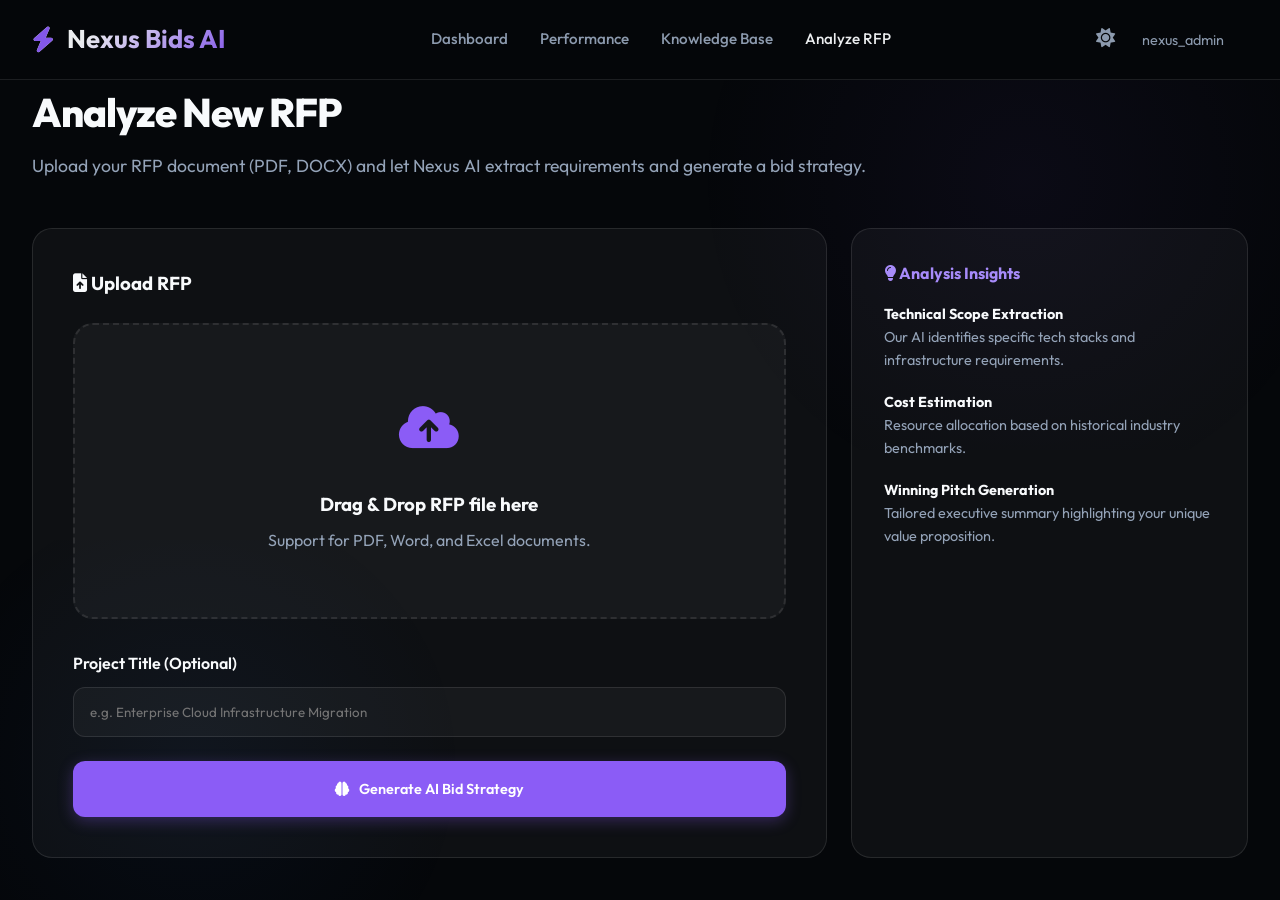
<file: frontend/analyze.html>
<!DOCTYPE html>
<html lang="en">
<head>
    <meta charset="UTF-8">
    <meta name="viewport" content="width=device-width, initial-scale=1.0">
    <title>Nexus Bids AI | Analyze RFP</title>
    <link rel="stylesheet" href="style.css">
    <link rel="stylesheet" href="https://cdnjs.cloudflare.com/ajax/libs/font-awesome/6.4.0/css/all.min.css">
    <style>
        .upload-zone {
            border: 2px dashed var(--border);
            border-radius: 20px;
            padding: 4rem 2rem;
            text-align: center;
            transition: all 0.3s ease;
            background: var(--surface);
            cursor: pointer;
            margin-bottom: 2rem;
        }
        .upload-zone:hover, .upload-zone.dragover {
            border-color: var(--primary);
            background: var(--surface-hover);
            transform: scale(1.01);
        }
        .upload-icon {
            font-size: 3rem;
            color: var(--primary);
            margin-bottom: 1.5rem;
        }
        .file-list {
            margin-bottom: 2rem;
        }
        .file-item {
            display: flex;
            align-items: center;
            padding: 1rem;
            background: var(--surface);
            border-radius: 12px;
            margin-bottom: 0.8rem;
            border: 1px solid var(--border);
        }
    </style>
</head>
<body>
    <header>
        <div class="container" style="display: flex; justify-content: space-between; align-items: center; width: 100%;">
            <a href="index.html" class="logo">
                <i class="fas fa-bolt"></i> Nexus Bids AI
            </a>
            <nav>
                <a href="index.html">Dashboard</a>
                <a href="dashboard.html">Performance</a>
                <a href="knowledge.html">Knowledge Base</a>
                <a href="analyze.html" class="active">Analyze RFP</a>
            </nav>
            <div class="user-action">
                <button id="theme-toggle" class="theme-toggle"></button>
                <span style="color: var(--text-muted); margin-right: 1.5rem; font-size: 0.9rem;">nexus_admin</span>
            </div>
        </div>
    </header>

    <main class="container">
        <div class="page-header animate-fadeIn" style="animation-delay: 0.1s;">
            <div class="page-title">
                <h1>Analyze New RFP</h1>
                <p>Upload your RFP document (PDF, DOCX) and let Nexus AI extract requirements and generate a bid strategy.</p>
            </div>
        </div>

        <div class="grid animate-fadeIn" style="grid-template-columns: 2fr 1fr; animation-delay: 0.2s;">
            <div class="analysis-card" style="background: var(--surface); border: 1px solid var(--border); border-radius: 20px; padding: 2.5rem;">
                <h3 style="margin-bottom: 1.5rem;"><i class="fas fa-file-upload"></i> Upload RFP</h3>
                
                <div class="upload-zone" id="upload-zone">
                    <div class="upload-icon"><i class="fas fa-cloud-upload-alt"></i></div>
                    <h3>Drag & Drop RFP file here</h3>
                    <p style="color: var(--text-muted); margin-top: 0.5rem;">Support for PDF, Word, and Excel documents.</p>
                    <input type="file" id="file-input" style="display: none;">
                </div>

                <div class="file-list" id="file-list"></div>

                <div class="form-group">
                    <label class="form-label">Project Title (Optional)</label>
                    <input type="text" class="form-control" id="project-title" placeholder="e.g. Enterprise Cloud Infrastructure Migration">
                </div>

                <button type="button" class="btn btn-primary" id="analyze-btn" style="width: 100%; justify-content: center; padding: 1.2rem;">
                    <i class="fas fa-brain"></i> Generate AI Bid Strategy
                </button>
            </div>

            <div class="tips-card" style="background: var(--surface); border: 1px solid var(--border); border-radius: 20px; padding: 2rem;">
                <h4 style="margin-bottom: 1rem; color: var(--primary-light);"><i class="fas fa-lightbulb"></i> Analysis Insights</h4>
                <ul style="list-style: none; color: var(--text-muted); font-size: 0.9rem;">
                    <li style="margin-bottom: 1.2rem;">
                        <strong style="display: block; color: var(--text-main);">Technical Scope Extraction</strong>
                        Our AI identifies specific tech stacks and infrastructure requirements.
                    </li>
                    <li style="margin-bottom: 1.2rem;">
                        <strong style="display: block; color: var(--text-main);">Cost Estimation</strong>
                        Resource allocation based on historical industry benchmarks.
                    </li>
                    <li style="margin-bottom: 1.2rem;">
                        <strong style="display: block; color: var(--text-main);">Winning Pitch Generation</strong>
                        Tailored executive summary highlighting your unique value proposition.
                    </li>
                </ul>
            </div>
        </div>

        <div id="loading-overlay" style="display: none; position: fixed; top: 0; left: 0; width: 100%; height: 100%; background: rgba(5, 7, 10, 0.9); z-index: 1000; justify-content: center; align-items: center; flex-direction: column;">
            <i class="fas fa-circle-notch fa-spin fa-4x" style="color: var(--primary); margin-bottom: 1.5rem;"></i>
            <h2 style="margin-bottom: 0.5rem;">AI Engines Processing...</h2>
            <p style="color: var(--text-muted);">Breaking down RFP requirements and computing estimations.</p>
        </div>
    </main>

    <script src="main.js"></script>
    <script>
        // Inline handling for file input since it's page specific
        const uploadZone = document.getElementById('upload-zone');
        const fileInput = document.getElementById('file-input');
        const fileList = document.getElementById('file-list');
        const analyzeBtn = document.getElementById('analyze-btn');
        const loadingOverlay = document.getElementById('loading-overlay');

        uploadZone.onclick = () => fileInput.click();

        uploadZone.ondragover = (e) => {
            e.preventDefault();
            uploadZone.classList.add('dragover');
        };

        uploadZone.ondragleave = () => uploadZone.classList.remove('dragover');

        uploadZone.ondrop = (e) => {
            e.preventDefault();
            uploadZone.classList.remove('dragover');
            handleFiles(e.dataTransfer.files);
        };

        fileInput.onchange = (e) => handleFiles(e.target.files);

        function handleFiles(files) {
            fileList.innerHTML = '';
            Array.from(files).forEach(file => {
                const div = document.createElement('div');
                div.className = 'file-item';
                div.innerHTML = `<i class="fas fa-file-pdf" style="margin-right: 1rem; color: var(--error);"></i> <span>${file.name}</span>`;
                fileList.appendChild(div);
            });
        }

        analyzeBtn.onclick = async (e) => {
            e.preventDefault();
            if (!fileInput.files.length) {
                alert('Please upload an RFP file first.');
                return;
            }
            
            loadingOverlay.style.display = 'flex';
            
            // Logic handled in main.js
            window.startRFPAnalysis(fileInput.files[0], document.getElementById('project-title').value);
        };
    </script>
</body>
</html>
</file>
<file: frontend/style.css>
@import url('https://fonts.googleapis.com/css2?family=Outfit:wght@300;400;500;600;700&display=swap');

:root {
    --bg-color: #05070a;
    --surface: rgba(255, 255, 255, 0.04);
    --surface-hover: rgba(255, 255, 255, 0.08);
    --border: rgba(255, 255, 255, 0.1);
    --primary: #8b5cf6;
    --primary-light: #a78bfa;
    --primary-glow: rgba(139, 92, 246, 0.3);
    --secondary: #3b82f6;
    --text-main: #f8fafc;
    --text-muted: #94a3b8;
    --success: #10b981;
    --warning: #f59e0b;
    --error: #ef4444;
    --glass-blur: 12px;
}

body.light-mode {
    --bg-color: #f0f4f8;
    --surface: rgba(255, 255, 255, 0.8);
    --surface-hover: rgba(255, 255, 255, 1);
    --border: rgba(0, 0, 0, 0.1);
    --primary: #7c3aed;
    --primary-light: #5b21b6;
    --primary-glow: rgba(124, 58, 237, 0.2);
    --text-main: #1e293b;
    --text-muted: #475569;
}

* {
    margin: 0;
    padding: 0;
    box-sizing: border-box;
    font-family: 'Outfit', sans-serif;
}

body {
    background-color: var(--bg-color);
    color: var(--text-main);
    min-height: 100vh;
    overflow-x: hidden;
    line-height: 1.6;
}

/* Abstract Background Glows */
body::before {
    content: '';
    position: fixed;
    top: -10%;
    right: -10%;
    width: 60%;
    height: 60%;
    background: radial-gradient(circle, rgba(139, 92, 246, 0.05) 0%, transparent 70%);
    z-index: -1;
    pointer-events: none;
}

body::after {
    content: '';
    position: fixed;
    bottom: -10%;
    left: -10%;
    width: 50%;
    height: 50%;
    background: radial-gradient(circle, rgba(59, 130, 246, 0.05) 0%, transparent 70%);
    z-index: -1;
    pointer-events: none;
}

.container {
    max-width: 1280px;
    margin: 0 auto;
    padding: 0 2rem;
}

/* Glassmorphism Sidebar/Header */
header {
    height: 80px;
    display: flex;
    align-items: center;
    justify-content: space-between;
    border-bottom: 1px solid var(--border);
    backdrop-filter: blur(var(--glass-blur));
    position: sticky;
    top: 0;
    z-index: 100;
    background: var(--bg-color);
    opacity: 0.95;
}

.logo {
    font-size: 1.6rem;
    font-weight: 700;
    display: flex;
    align-items: center;
    gap: 0.8rem;
    background: linear-gradient(135deg, var(--text-main) 30%, var(--primary));
    -webkit-background-clip: text;
    background-clip: text;
    -webkit-text-fill-color: transparent;
}

.logo i {
    -webkit-text-fill-color: var(--primary);
}

nav {
    display: flex;
    gap: 2rem;
}

nav a {
    color: var(--text-muted);
    text-decoration: none;
    font-weight: 500;
    transition: all 0.3s ease;
    font-size: 0.95rem;
}

nav a:hover, nav a.active {
    color: var(--text-main);
}

/* Buttons */
.btn {
    padding: 0.8rem 1.6rem;
    border-radius: 12px;
    font-weight: 600;
    cursor: pointer;
    transition: all 0.3s cubic-bezier(0.4, 0, 0.2, 1);
    display: inline-flex;
    align-items: center;
    gap: 0.6rem;
    border: none;
    font-size: 0.9rem;
    text-decoration: none;
}

.btn-primary {
    background: var(--primary);
    color: white;
    box-shadow: 0 4px 15px var(--primary-glow);
}

.btn-primary:hover {
    transform: translateY(-2px);
    background: var(--primary-light);
    box-shadow: 0 6px 20px var(--primary-glow);
}

.btn-outline {
    background: var(--surface);
    color: var(--text-main);
    border: 1px solid var(--border);
}

.btn-outline:hover {
    background: var(--surface-hover);
    border-color: var(--text-muted);
}

/* Main Content Layout */
main {
    padding: 3rem 0;
}

.page-header {
    margin-bottom: 3rem;
    display: flex;
    justify-content: space-between;
    align-items: flex-end;
}

.page-title h1 {
    font-size: 2.5rem;
    font-weight: 800;
    letter-spacing: -1px;
    margin-bottom: 0.5rem;
}

.page-title p {
    color: var(--text-muted);
    font-size: 1.1rem;
}

/* Cards & Grid */
.grid {
    display: grid;
    grid-template-columns: repeat(auto-fill, minmax(320px, 1fr));
    gap: 1.5rem;
}

.card {
    background: var(--surface);
    border: 1px solid var(--border);
    border-radius: 20px;
    padding: 1.8rem;
    transition: all 0.4s ease;
    cursor: pointer;
    position: relative;
    overflow: hidden;
}

.card:hover {
    transform: translateY(-8px);
    background: var(--surface-hover);
    border-color: rgba(139, 92, 246, 0.4);
    box-shadow: 0 20px 40px rgba(0, 0, 0, 0.3);
}

.card::before {
    content: '';
    position: absolute;
    top: 0;
    left: 0;
    width: 4px;
    height: 100%;
    background: var(--primary);
    opacity: 0;
    transition: opacity 0.3s ease;
}

.card:hover::before {
    opacity: 1;
}

.card-tag {
    font-size: 0.75rem;
    font-weight: 700;
    text-transform: uppercase;
    color: var(--primary-light);
    margin-bottom: 1rem;
    display: block;
    letter-spacing: 1px;
}

.card-title {
    font-size: 1.25rem;
    font-weight: 700;
    margin-bottom: 0.8rem;
    color: var(--text-main);
}

.card-body {
    color: var(--text-muted);
    font-size: 0.95rem;
    margin-bottom: 1.5rem;
    display: -webkit-box;
    /* -webkit-line-clamp: 3; */
    -webkit-box-orient: vertical;
    overflow: hidden;
}

.card-footer {
    display: flex;
    justify-content: space-between;
    align-items: center;
    border-top: 1px solid var(--border);
    padding-top: 1.2rem;
    font-size: 0.85rem;
    color: var(--text-muted);
}

.status-chip {
    padding: 0.4rem 0.8rem;
    border-radius: 20px;
    font-size: 0.75rem;
    font-weight: 600;
    display: flex;
    align-items: center;
    gap: 0.4rem;
}

.status-success {
    background: rgba(16, 185, 129, 0.1);
    color: var(--success);
}

/* Animations */
@keyframes fadeIn {
    from { opacity: 0; transform: translateY(20px); }
    to { opacity: 1; transform: translateY(0); }
}

.animate-fadeIn {
    animation: fadeIn 0.6s backwards;
}

/* Form Styles */
.form-group {
    margin-bottom: 1.5rem;
}

.form-label {
    display: block;
    margin-bottom: 0.6rem;
    font-weight: 600;
    color: var(--text-main);
}

.form-control {
    width: 100%;
    background: var(--surface);
    border: 1px solid var(--border);
    border-radius: 12px;
    padding: 1rem;
    color: var(--text-main);
    transition: all 0.3s ease;
}

.form-control:focus {
    outline: none;
    border-color: var(--primary);
    background: var(--surface-hover);
    box-shadow: 0 0 0 4px var(--primary-glow);
}

/* Scrollbar */
::-webkit-scrollbar {
    width: 8px;
}

::-webkit-scrollbar-track {
    background: var(--bg-color);
}

::-webkit-scrollbar-thumb {
    background: var(--border);
    border-radius: 4px;
}

::-webkit-scrollbar-thumb:hover {
    background: var(--text-muted);
}

/* Knowledge Base & Custom Components */
.upload-area {
    border: 2px dashed var(--border);
    border-radius: 12px;
    padding: 2rem;
    text-align: center;
    transition: all 0.3s ease;
    background: rgba(255, 255, 255, 0.02);
}

.upload-area:hover {
    border-color: var(--primary);
    background: rgba(139, 92, 246, 0.05);
}

.tech-pill {
    background: var(--surface-hover);
    border: 1px solid var(--border);
    padding: 0.2rem 0.6rem;
    border-radius: 6px;
    font-size: 0.8rem;
    margin-right: 0.5rem;
    margin-bottom: 0.5rem;
    display: inline-block;
    color: var(--text-main);
}

.theme-toggle {
    background: none;
    border: none;
    color: var(--text-muted);
    font-size: 1.2rem;
    cursor: pointer;
    transition: color 0.3s;
    margin-right: 1.5rem;
}
.theme-toggle:hover {
    color: var(--primary);
}
</file>
